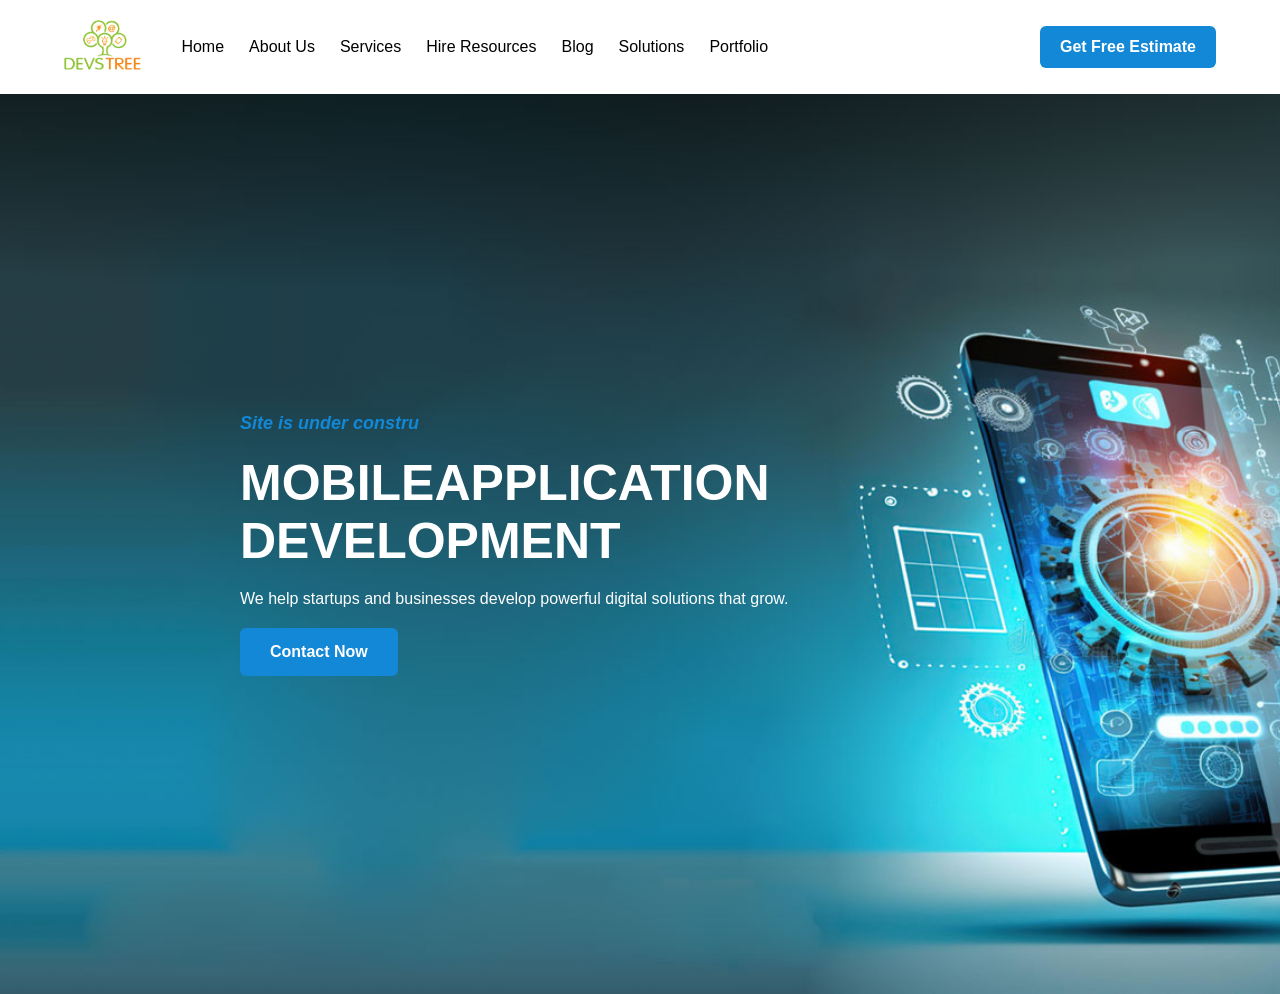
<file: CT/task1.html>
<!DOCTYPE html>
<html lang="en">
<head>
  <meta charset="UTF-8" />
  <meta name="viewport" content="width=device-width, initial-scale=1.0" />
  <title>Responsive Navbar</title>
  <link rel="stylesheet" href="task1.css" />
</head>
<body>

  <header>
    <div class="nav-container">

      <div class="nav-left">   
        <div class="logo">
          <img src="/images/dlogo.png" alt="Logo" />
        </div>

        <input type="checkbox" id="menu-toggle" />
        <label for="menu-toggle" class="menu-icon">&#9776;</label>
        <!-- nav bar -->
        <nav class="nav">
          <a href="./task2.html" target="_self">Home</a>
          <a href="./task2.html" target="_blank">About Us</a>
          <a href="./task2.html" target="_self">Services</a>
          <a href="./task2.html" target="_self">Hire Resources</a>
          <a href="./task2.html" target="_self">Blog</a>
          <a href="./task2.html" target="_blank">Solutions</a>
          <a href="./task2.html" target="_blank">Portfolio</a>
        </nav>
      </div>

      <div class="nav-right">
        <a href="/CT/task2.html" class="btn-estimate" target="_blank">Get Free Estimate</a>
      </div>
    </div>
  </header>

  <section class="hero">
    <div class="hero-content">
      <p class="subheading">Site is under constru</p>
      <h1>MOBILEAPPLICATION DEVELOPMENT</h1>
      <p class="description">
        We help startups and businesses develop powerful digital solutions that grow.
      </p>
      <a href="#" class="contactnow">Contact Now</a>
    </div>
  </section>

</body>
</html>
</file>
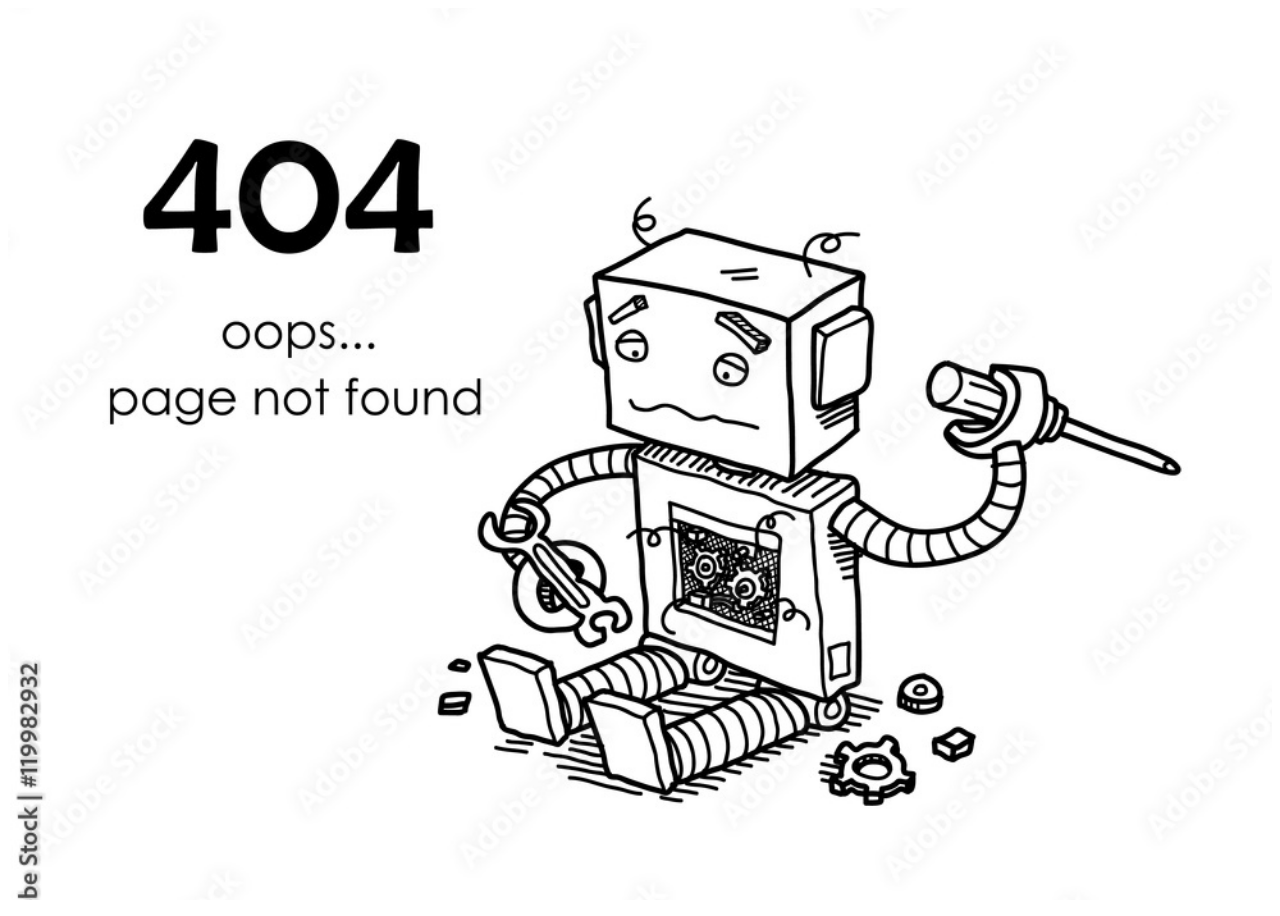
<file: CT/task2.html>
<!DOCTYPE html>
<html lang="en">
<head>
    <meta charset="UTF-8">
    <meta name="viewport" content="width=device-width, initial-scale=1.0">
    <title>Document</title>
    <link rel="stylesheet" href="task2.css">
</head>
<body>
           
    <div class="ezzy">
    </div>
</body>
</html>
</file>
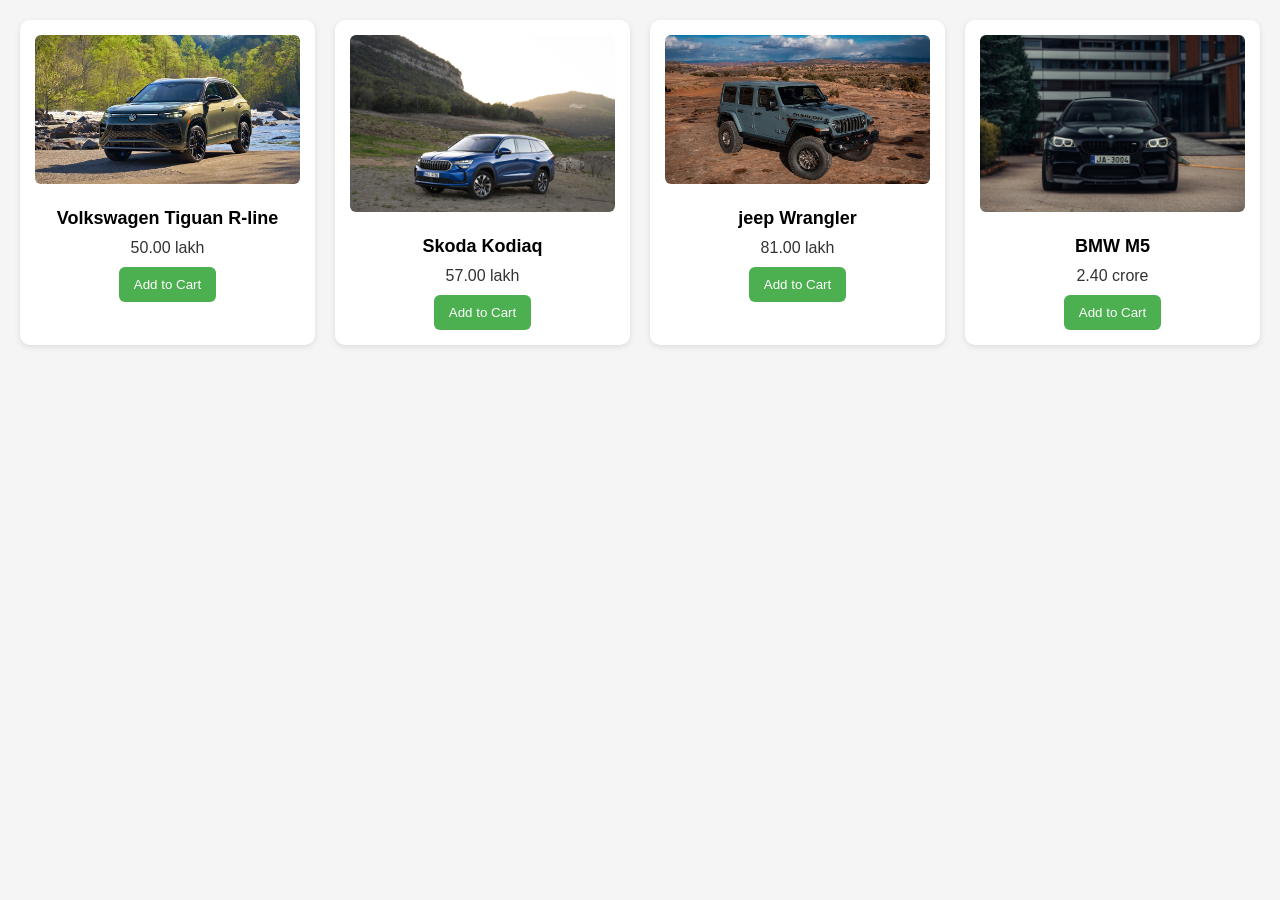
<file: Task-4-Product Card Grid/pc.html>
<!DOCTYPE html>
<html lang="en">
<head>
  <meta charset="UTF-8" />
  <meta name="viewport" content="width=device-width, initial-scale=1.0"/>
  <title>Product Grid</title>
  <link rel="stylesheet" href="pc.css" />
</head>
<body>
  <section class="product-grid">
    <div class="product-card">
      <img src="/images/volkswagenR-line.jpg" alt="Product 1">
      <h2>Volkswagen Tiguan R-line</h2>
      <p class="price">50.00 lakh</p>
      <button>Add to Cart</button>
    </div>
    <div class="product-card">
      <img src="/images/skoda_kodiaq.png" alt="Product 2">
      <h2>Skoda Kodiaq</h2>
      <p class="price">57.00 lakh</p>
      <button>Add to Cart</button>
    </div>
    <div class="product-card">
      <img src="/images/jeepwrangler.jpg" alt="Product 3">
      <h2>jeep Wrangler</h2>
      <p class="price">81.00 lakh</p>
      <button>Add to Cart</button>
    </div>
    <div class="product-card">
      <img src="/images/BMWMW5.jpg" alt="Product 4">
      <h2>BMW M5</h2>
      <p class="price">2.40 crore</p>
      <button>Add to Cart</button>
    </div>
  </section>
</body>
</html>
</file>
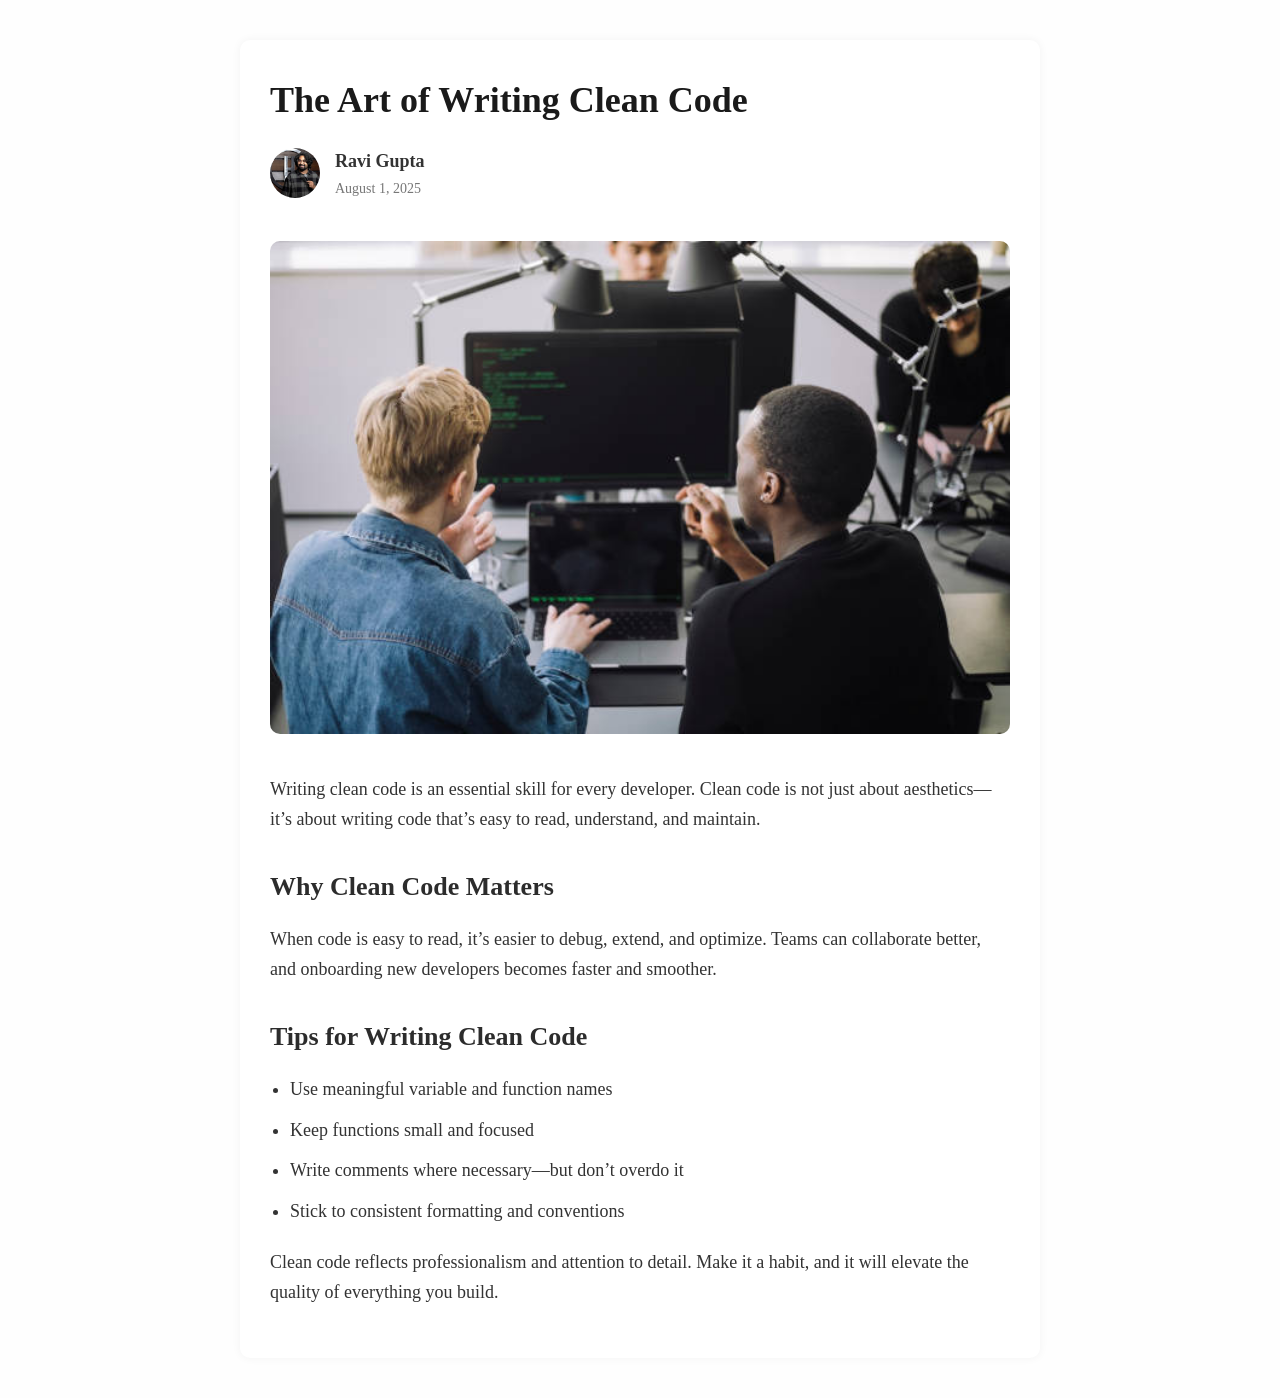
<file: Task-5-Blog Post Layout/blog.html>
<!DOCTYPE html>
<html lang="en">
<head>
  <meta charset="UTF-8" />
  <meta name="viewport" content="width=device-width, initial-scale=1.0"/>
  <title>Blog Post</title>
  <link rel="stylesheet" href="blog.css" />
</head>
<body>
  <article class="blog-post">
    <header class="post-header">
      <h1 class="post-title">The Art of Writing Clean Code</h1>
      <div class="author-info">
        <img src="/images/RaviGupta.jpg" alt="Author Photo">
        <div>
          <p class="author-name">Ravi Gupta</p>
          <p class="post-date">August 1, 2025</p>
        </div>
      </div>
      <img class="featured-image" src="/images/coders.jpg" alt="Featured Image">
    </header>

    <section class="post-content">
      <p>Writing clean code is an essential skill for every developer. Clean code is not just about aesthetics—it’s about writing code that’s easy to read, understand, and maintain.</p>

      <h2>Why Clean Code Matters</h2>
      <p>When code is easy to read, it’s easier to debug, extend, and optimize. Teams can collaborate better, and onboarding new developers becomes faster and smoother.</p>

      <h2>Tips for Writing Clean Code</h2>
      <ul>
        <li>Use meaningful variable and function names</li>
        <li>Keep functions small and focused</li>
        <li>Write comments where necessary—but don’t overdo it</li>
        <li>Stick to consistent formatting and conventions</li>
      </ul>

      <p>Clean code reflects professionalism and attention to detail. Make it a habit, and it will elevate the quality of everything you build.</p>
    </section>
  </article>
</body>
</html>
</file>
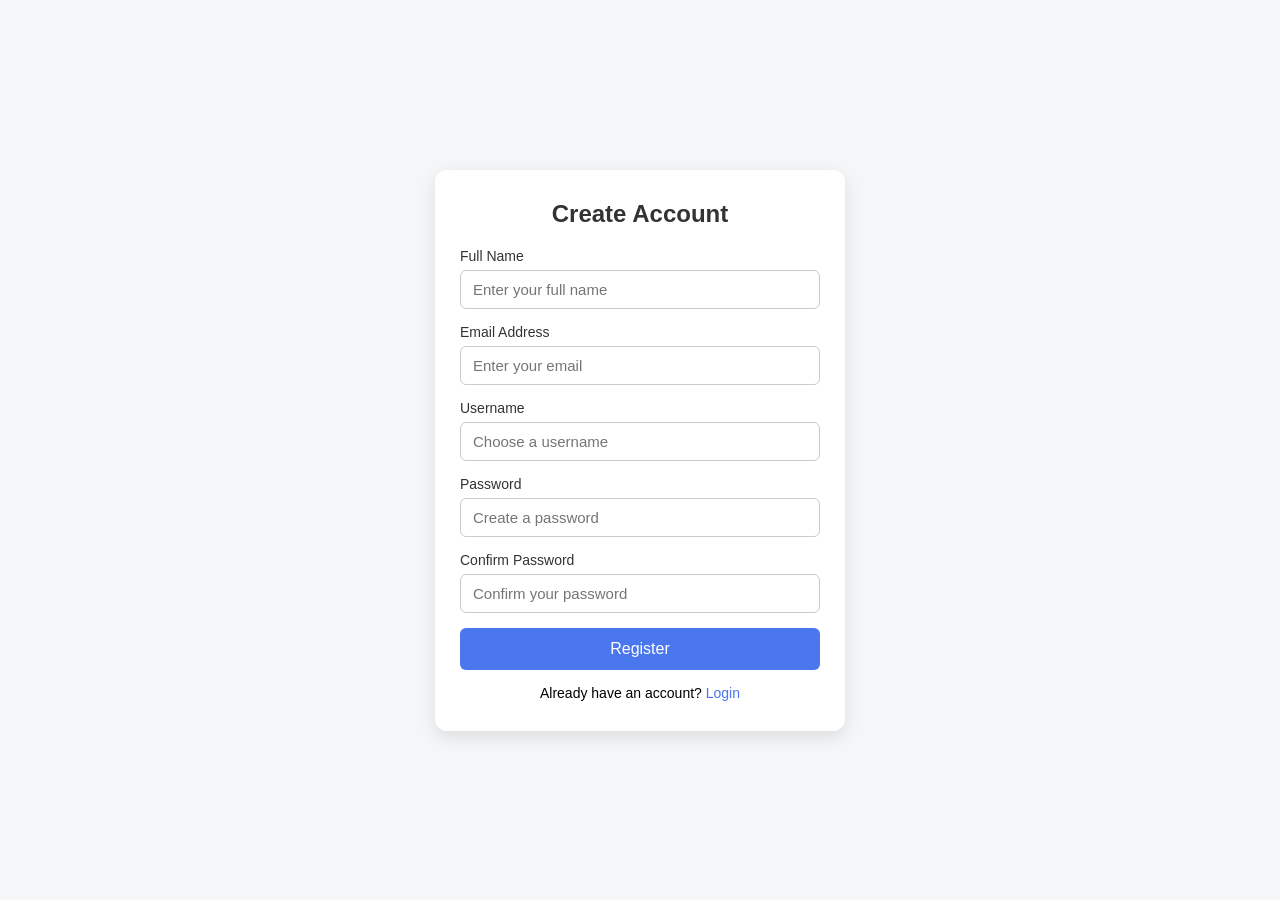
<file: Task-6-Login & Signup Page/login.html>
<!DOCTYPE html>
<html lang="en">
<head>
  <meta charset="UTF-8" />
  <meta name="viewport" content="width=device-width, initial-scale=1.0"/>
  <title>Registration & Sign Up</title>
  <link rel="stylesheet" href="login.css" />
</head>
<body>
  <div class="container">
    <form class="form">
      <h2>Create Account</h2>
      <div class="form-group">
        <label for="fullname">Full Name</label>
        <input type="text" id="fullname" placeholder="Enter your full name" required />
      </div>
      <div class="form-group">
        <label for="email">Email Address</label>
        <input type="email" id="email" placeholder="Enter your email" required />
      </div>
      <div class="form-group">
        <label for="username">Username</label>
        <input type="text" id="username" placeholder="Choose a username" required />
      </div>
      <div class="form-group">
        <label for="password">Password</label>
        <input type="password" id="password" placeholder="Create a password" required />
      </div>
      <div class="form-group">
        <label for="confirm-password">Confirm Password</label>
        <input type="password" id="confirm-password" placeholder="Confirm your password" required />
      </div>
      <button type="submit">Register</button>
      <p class="login-link">Already have an account? <a href="/Task-6-Login & Signup Page/signup.html">Login</a></p>
    </form>
  </div>
</body>
</html>
</file>
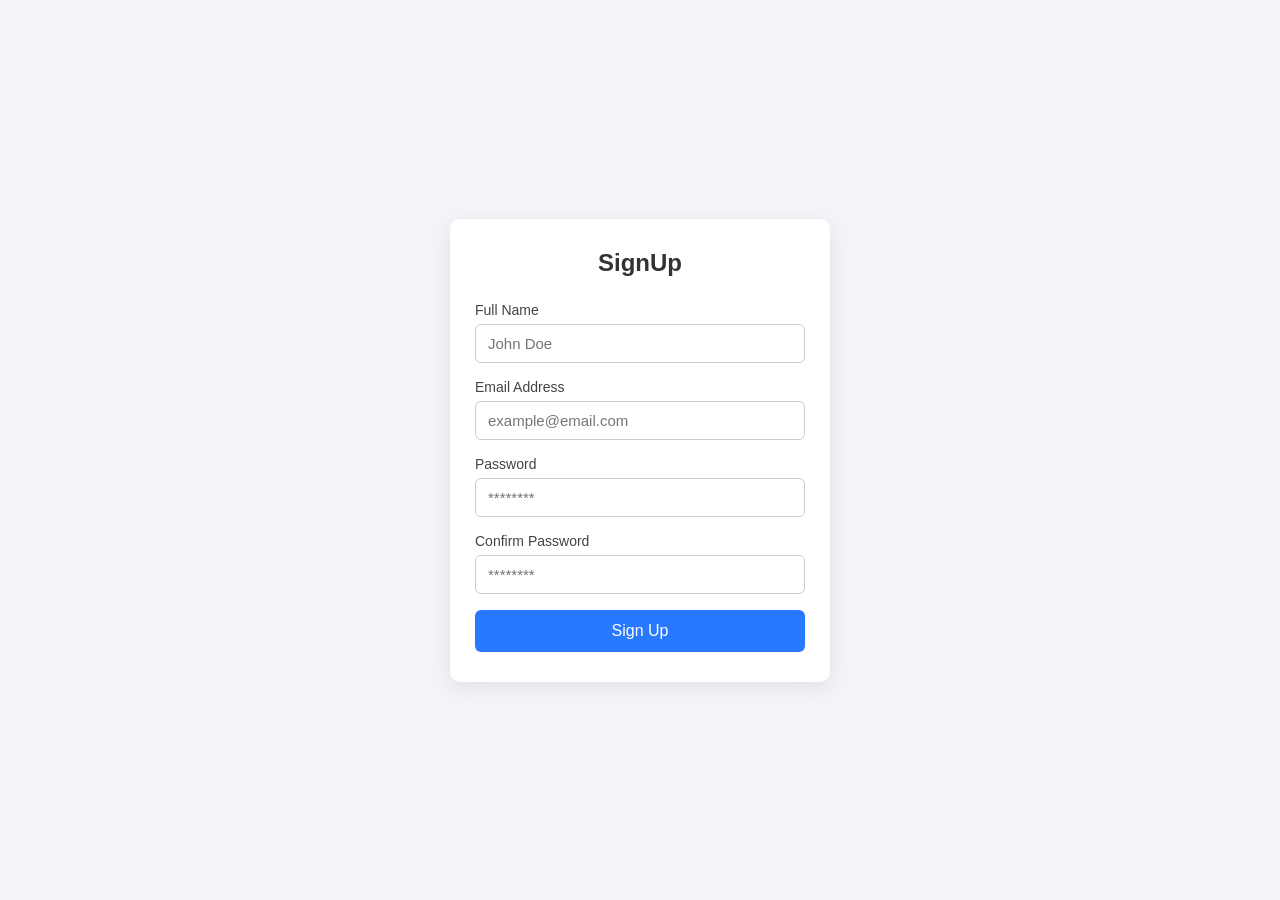
<file: Task-6-Login & Signup Page/signup.html>
<!DOCTYPE html>
<html lang="en">
<head>
  <meta charset="UTF-8" />
  <meta name="viewport" content="width=device-width, initial-scale=1.0"/>
  <title>Sign Up</title>
  <link rel="stylesheet" href="signup.css" />
</head>
<body>
  <div class="signup-container">
    <form class="signup-form">
      <h2>SignUp</h2>
      
      <div class="input-group">
        <label for="name">Full Name</label>
        <input type="text" id="name" placeholder="John Doe" required />
      </div>

      <div class="input-group">
        <label for="email">Email Address</label>
        <input type="email" id="email" placeholder="example@email.com" required />
      </div>

      <div class="input-group">
        <label for="password">Password</label>
        <input type="password" id="password" placeholder="********" required />
      </div>

      <div class="input-group">
        <label for="confirm-password">Confirm Password</label>
        <input type="password" id="confirm-password" placeholder="********" required />
      </div>

      <button type="submit">Sign Up</button>
    </form>
  </div>
</body>
</html>
</file>
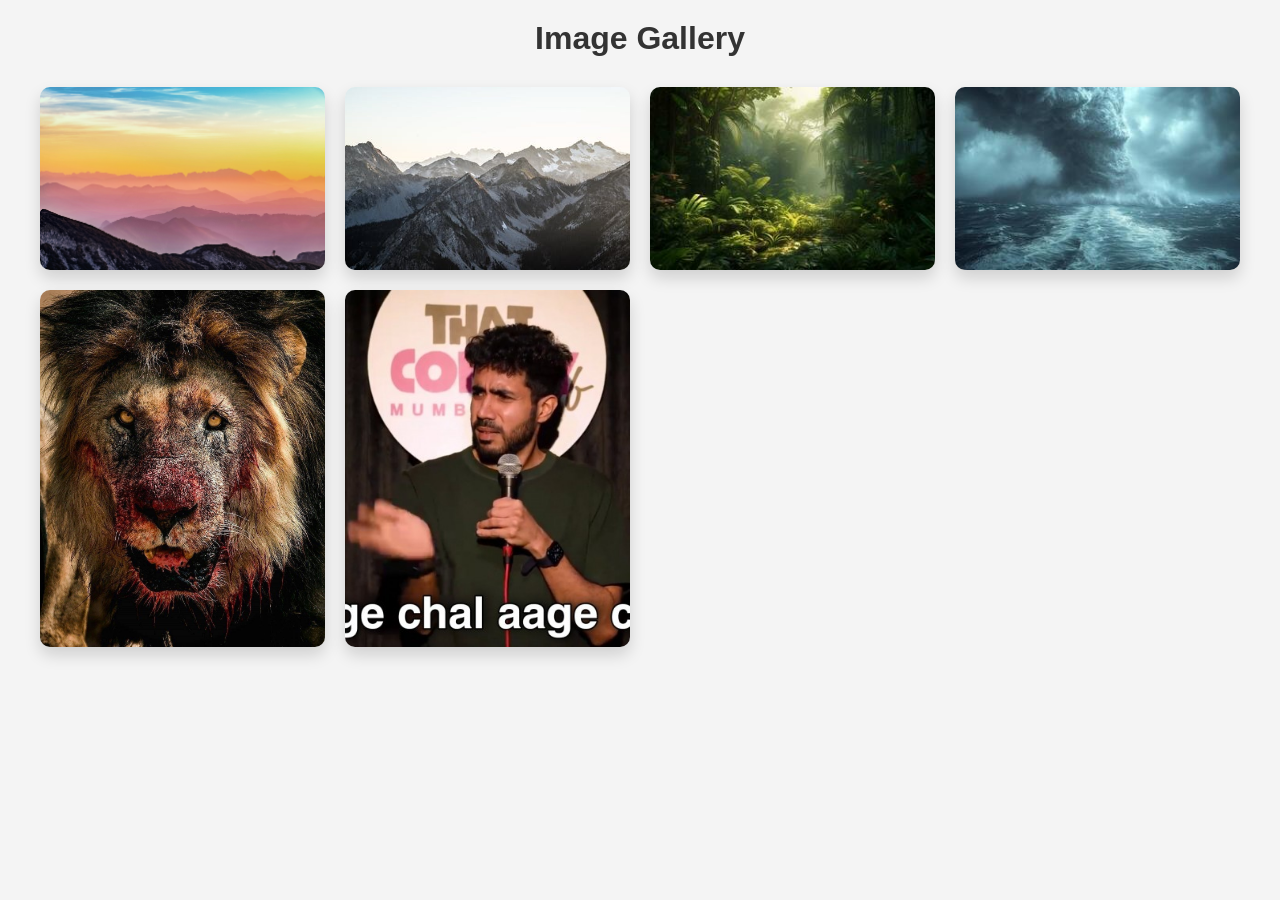
<file: Task-7-Responsive Image Gallery/gallery.html>
<!DOCTYPE html>
<html lang="en">
<head>
  <meta charset="UTF-8" />
  <meta name="viewport" content="width=device-width, initial-scale=1.0"/>
  <title>Responsive Image Gallery</title>
  <link rel="stylesheet" href="gallery.css" />
</head>
<body>
  <div class="gallery-container">
    <h1>Image Gallery</h1>
    <div class="gallery-grid">
      <div class="gallery-item">
        <img src="/images/nature.jpg" alt="Gallery Image 1" />
      </div>
      <div class="gallery-item">
        <img src="/images/mountain.jpg" alt="Gallery Image 2" />
      </div>
      <div class="gallery-item">
        <img src="/images/jungle.jpg" alt="Gallery Image 3" />
      </div>
      <div class="gallery-item">
        <img src="/images/stromocean.jpg" alt="Gallery Image 4" />
      </div>
      <div class="gallery-item">
        <img src="/images/king.jpg" alt="Gallery Image 5" />
      </div>
      <div class="gallery-item">
        <img src="/images/Abhishek.jpg" alt="Gallery Image 6" />
      </div>
    </div>
  </div>
</body>
</html>
</file>
<file: CT/task1.css>
* {
  margin: 0;
  padding: 0;
  box-sizing: border-box;
}

body, html {
  font-family: Arial, sans-serif;
  color: white;
  background-color: #000;
}

header {
  background-color: white;
  padding: 20px 0;
}

.nav-container {
  width: 90%;
  max-width: 1500px;
  margin: 0 auto;
  display: flex;
  align-items: center;
  justify-content: space-between;
  flex-wrap: wrap;
}

.nav-left {
  display: flex;
  align-items: center;
  gap: 40px;
  flex-grow: 1;
  flex-wrap: wrap;
}

.logo img {
  height: 50px;
}

#menu-toggle {
  display: none;
}

.menu-icon {
  display: none;
  font-size: 28px;
  cursor: pointer;
  color: black;
  user-select: none;
}

.nav {
  display: flex;
  gap: 25px;
  align-items: center;
  flex-wrap: wrap;
}

.nav a {
  text-decoration: none;
  color: black;
  font-weight: 500;
  font-size: 16px;
}

.nav a:hover {
  color: #6c63ff;
}

.btn-estimate {
  background-color: #1288d7;
  color: white;
  padding: 12px 20px;
  text-decoration: none;
  border-radius: 6px;
  font-weight: bold;
  display: inline-flex;
  align-items: center;
  justify-content: center;
}

/* Hero Section */
.hero {
  background-image: url("/images/Hybrid-Mobile.jpg");
  background-size: cover;
  background-repeat: no-repeat;
  background-position: center;
  min-height: 100vh;
  display: flex;
  align-items: center;
  justify-content: center;
  padding: 60px 80px;
  text-align: left;
}

.hero-content {
  max-width: 800px;
}

.subheading {
  color: #1288d7;
  font-size: 18px;
  font-weight: bold;
  font-style: italic;
}

h1 {
  font-size: 50px;
  margin: 20px 0;
  word-wrap: break-word;
}

.description {
  font-size: 16px;
  margin-bottom: 20px;
}

.contactnow {
  display: inline-block;
  background-color: #1288d7;
  color: white;
  padding: 15px 30px;
  text-decoration: none;
  border-radius: 6px;
  font-weight: bold;
}

/* Responsive Styles */
@media (max-width: 1068px) {
  .hero {
    padding: 40px 40px;
  }

  h1 {
    font-size: 36px;
  }
}

@media (max-width: 768px) {
  .nav-container {
    flex-direction: column;
    align-items: flex-start;
  }

  .nav-left {
    flex-direction: column;
    align-items: flex-start;
    width: 100%;
  }

  .menu-icon {
    display: block;
    margin-top: 10px;
  }

  .nav {
    display: none;
    flex-direction: column;
    align-items: flex-start;
    background-color: white;
    width: 100%;
    padding: 10px 0;
  }

  #menu-toggle:checked + .menu-icon + .nav {
    display: flex;
  }

  .nav a {
    padding: 10px 20px;
    color: black;
    width: 100%;
  }

  .btn-estimate {
    width: 100%;
    text-align: center;
    margin-top: 10px;
  }

  .hero {
    padding: 30px 20px;
    text-align: center;
    background-attachment: scroll;
  }

  h1 {
    font-size: 30px;
  }

  .contactnow {
    padding: 12px 24px;
    font-size: 14px;
  }
}

@media (max-width: 480px) {
  .logo img {
    height: 40px;
  }

  .btn-estimate {
    font-size: 13px;
  }

  h1 {
    font-size: 24px;
  }

  .subheading {
    font-size: 14px;
  }

  .contactnow {
    font-size: 13px;
  }
}
</file>
<file: CT/task2.css>
.ezzy {
    font-family: 'Arial', sans-serif;
    background-image: url("/images/404_1.jpg");
    height: 100vh;
    background-size: cover;
    background-position: center;
    background-attachment: fixed;
}
</file>
<file: Task-4-Product Card Grid/pc.css>
* {
  margin: 0;
  padding: 0;
  box-sizing: border-box;
}

body {
  font-family: Arial, sans-serif;
  background-color: #f5f5f5;
  padding: 20px;
}

.product-grid {
  display: grid;
  grid-template-columns: repeat(auto-fit, minmax(250px, 1fr));
  gap: 20px;
}

.product-card {
  background-color: #fff;
  border-radius: 10px;
  padding: 15px;
  text-align: center;
  box-shadow: 0 2px 6px rgba(0, 0, 0, 0.1);
  transition: transform 0.2s ease;
}

.product-card:hover {
  transform: translateY(-5px);
}

.product-card img {
  max-width: 100%;
  border-radius: 6px;
  margin-bottom: 10px;
}

.product-card h2 {
  font-size: 18px;
  margin: 10px 0;
}

.price {
  font-size: 16px;
  color: #333;
  margin-bottom: 10px;
}

button {
  background-color: #4CAF50;
  color: white;
  border: none;
  padding: 10px 15px;
  border-radius: 6px;
  cursor: pointer;
  transition: background 0.3s;
}

button:hover {
  background-color: #45a049;
}

/* Responsive: 1 column for small screens */
@media (max-width: 600px) {
  .product-grid {
    grid-template-columns: 1fr;
  }
}
</file>
<file: Task-5-Blog Post Layout/blog.css>
/* Reset and base styles */
* {
  margin: 0;
  padding: 0;
  box-sizing: border-box;
}

body {
  font-family: 'Georgia', serif;
  line-height: 1.7;
  font-size: 18px;
  background-color: #fefefe;
  color: #333;
  padding: 40px 20px;
}

.blog-post {
  max-width: 800px;
  margin: auto;
  background-color: #fff;
  padding: 30px;
  border-radius: 10px;
  box-shadow: 0 0 10px rgba(0, 0, 0, 0.05);
}

.post-header {
  margin-bottom: 30px;
}

.post-title {
  font-size: 36px;
  margin-bottom: 15px;
  color: #1a1a1a;
  font-weight: bold;
}

.author-info {
  display: flex;
  align-items: center;
  gap: 15px;
  margin-bottom: 20px;
}

.author-info img {
  width: 50px;
  height: 50px;
  border-radius: 50%;
}

.author-name {
  font-weight: 600;
}

.post-date {
  color: #777;
  font-size: 14px;
}

.featured-image {
  width: 100%;
  height: auto;
  border-radius: 10px;
  margin-top: 20px;
}

.post-content h2 {
  margin-top: 30px;
  margin-bottom: 15px;
  color: #2c2c2c;
  font-size: 26px;
}

.post-content p {
  margin-bottom: 20px;
}

.post-content ul {
  padding-left: 20px;
  margin-bottom: 20px;
}

.post-content ul li {
  margin-bottom: 10px;
  list-style-type: disc;
}

/* Responsive */
@media (max-width: 600px) {
  .post-title {
    font-size: 28px;
  }

  body {
    font-size: 16px;
    padding: 20px 15px;
  }
}
</file>
<file: Task-6-Login & Signup Page/login.css>
* {
  margin: 0;
  padding: 0;
  box-sizing: border-box;
}

body {
  font-family: 'Segoe UI', Tahoma, Geneva, Verdana, sans-serif;
  background: #f4f6f8;
  display: flex;
  align-items: center;
  justify-content: center;
  min-height: 100vh;
}

.container {
  width: 100%;
  max-width: 450px;
  padding: 20px;
}

.form {
  background-color: #fff;
  padding: 30px 25px;
  border-radius: 12px;
  box-shadow: 0 6px 18px rgba(0, 0, 0, 0.1);
}

.form h2 {
  margin-bottom: 20px;
  color: #333;
  text-align: center;
}

.form-group {
  margin-bottom: 15px;
}

.form-group label {
  display: block;
  font-size: 14px;
  color: #333;
  margin-bottom: 6px;
}

.form-group input {
  width: 100%;
  padding: 10px 12px;
  border: 1px solid #ccc;
  border-radius: 6px;
  font-size: 15px;
}

button[type="submit"] {
  width: 100%;
  padding: 12px;
  background-color: #4a76ee;
  color: #fff;
  border: none;
  border-radius: 6px;
  font-size: 16px;
  cursor: pointer;
  transition: background 0.3s ease;
}

button[type="submit"]:hover {
  background-color: #3b63d6;
}

.login-link {
  margin-top: 15px;
  text-align: center;
  font-size: 14px;
}

.login-link a {
  color: #4a76ee;
  text-decoration: none;
}

.login-link a:hover {
  text-decoration: underline;
}

/* Responsive */
@media (max-width: 480px) {
  .form {
    padding: 20px 15px;
  }
}
</file>
<file: Task-6-Login & Signup Page/signup.css>
* {
  margin: 0;
  padding: 0;
  box-sizing: border-box;
}

body {
  font-family: 'Segoe UI', sans-serif;
  background: #f2f4f7;
  display: flex;
  justify-content: center;
  align-items: center;
  min-height: 100vh;
}

.signup-container {
  width: 100%;
  max-width: 420px;
  padding: 20px;
}

.signup-form {
  background-color: #ffffff;
  padding: 30px 25px;
  border-radius: 10px;
  box-shadow: 0 6px 20px rgba(0, 0, 0, 0.08);
}

.signup-form h2 {
  text-align: center;
  margin-bottom: 25px;
  color: #333;
}

.input-group {
  margin-bottom: 16px;
}

.input-group label {
  display: block;
  font-size: 14px;
  margin-bottom: 6px;
  color: #444;
}

.input-group input {
  width: 100%;
  padding: 10px 12px;
  font-size: 15px;
  border: 1px solid #ccc;
  border-radius: 6px;
}

button[type="submit"] {
  width: 100%;
  padding: 12px;
  background-color: #2979ff;
  color: white;
  font-size: 16px;
  border: none;
  border-radius: 6px;
  cursor: pointer;
  transition: background-color 0.3s ease;
}

button[type="submit"]:hover {
  background-color: #1565c0;
}

.login-option {
  margin-top: 18px;
  text-align: center;
  font-size: 14px;
}

.login-option a {
  color: #2979ff;
  text-decoration: none;
}

.login-option a:hover {
  text-decoration: underline;
}

/* Responsive */
@media (max-width: 480px) {
  .signup-form {
    padding: 20px;
  }

  button[type="submit"] {
    font-size: 15px;
  }
}
</file>
<file: Task-7-Responsive Image Gallery/gallery.css>
* {
  margin: 0;
  padding: 0;
  box-sizing: border-box;
}

body {
  font-family: 'Segoe UI', sans-serif;
  background-color: #f4f4f4;
  padding: 20px;
}

.gallery-container {
  max-width: 1200px;
  margin: 0 auto;
}

.gallery-container h1 {
  text-align: center;
  margin-bottom: 30px;
  color: #333;
}

.gallery-grid {
  display: grid;
  grid-template-columns: repeat(auto-fit, minmax(250px, 1fr));
  gap: 20px;
}

.gallery-item {
  overflow: hidden;
  border-radius: 10px;
  box-shadow: 0 8px 16px rgba(0, 0, 0, 0.15);
  transition: transform 0.3s ease;
}

.gallery-item img {
  width: 100%;
  height: 100%;
  display: block;
  object-fit: cover;
  transition: transform 0.4s ease;
}

.gallery-item:hover img {
  transform: scale(1.1);
}
</file>
